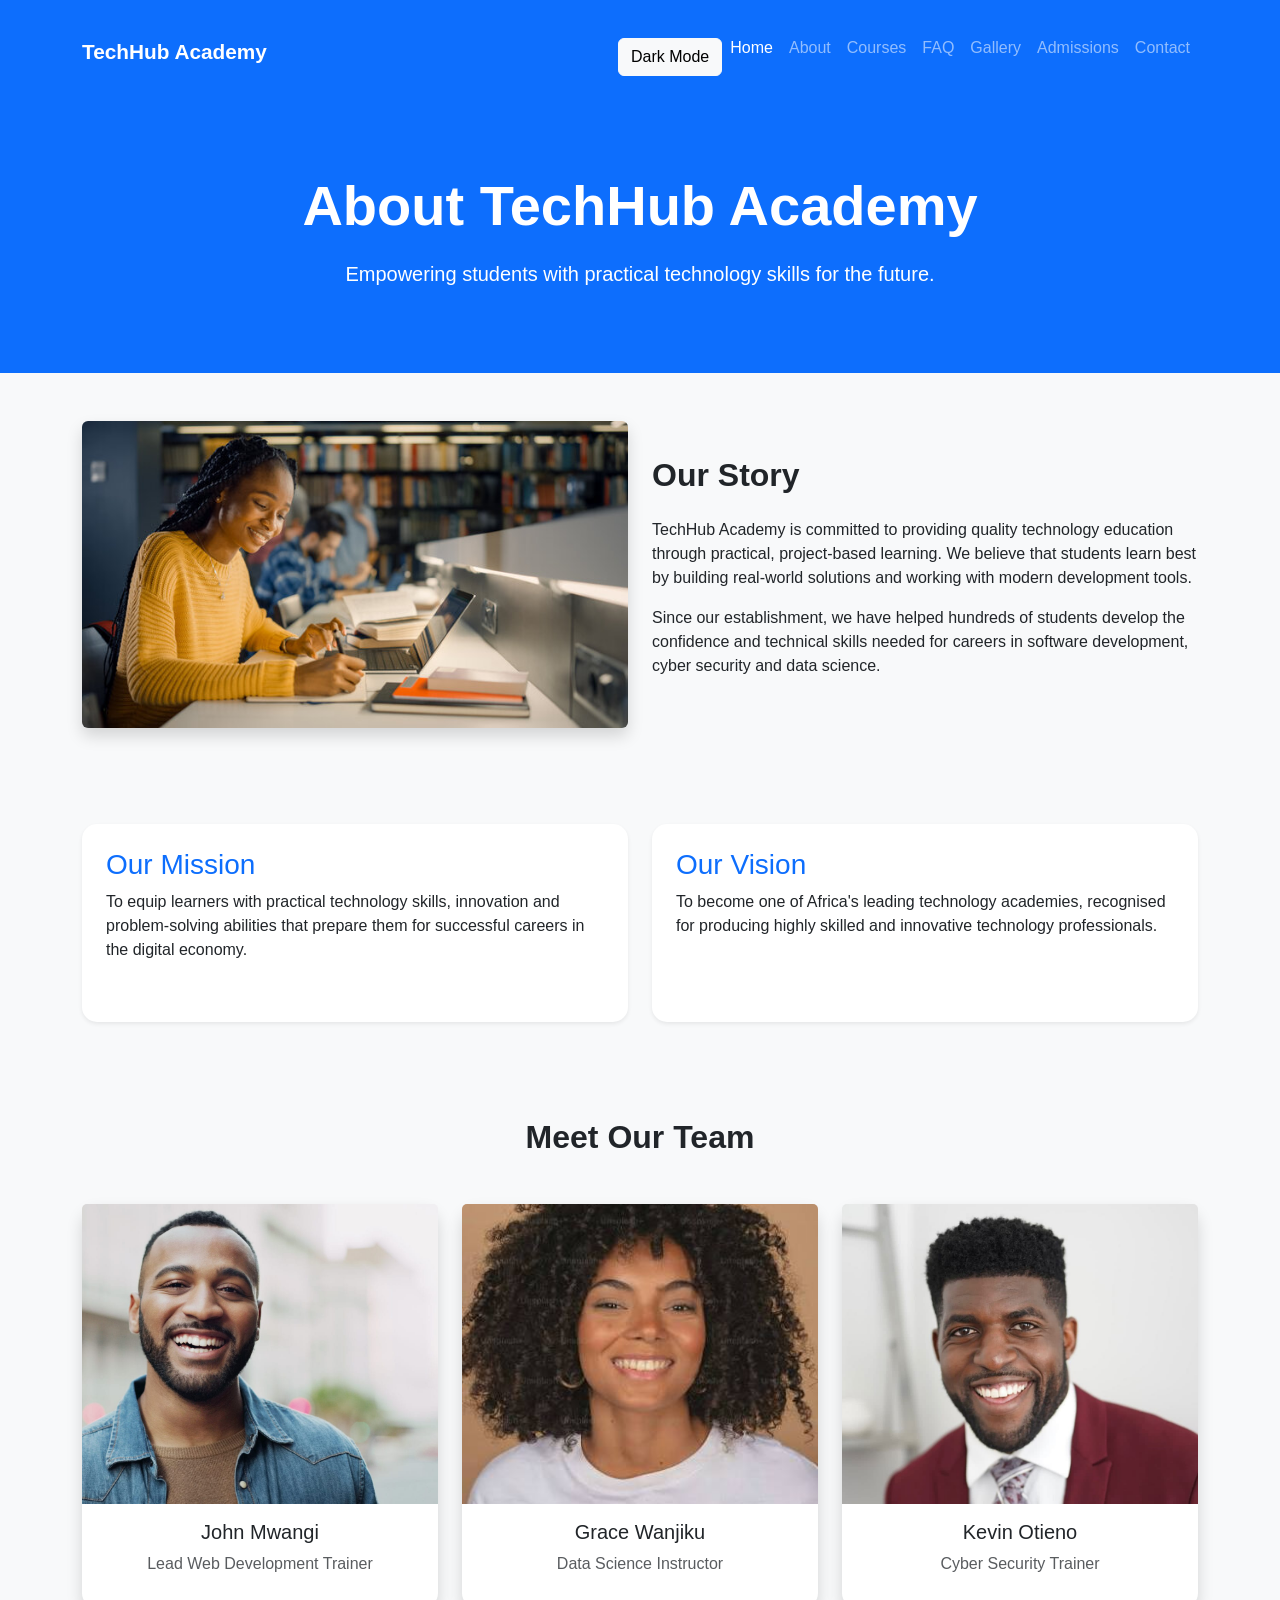
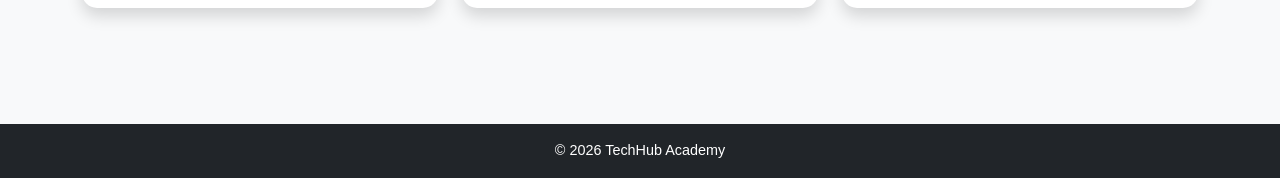
<file: about.html>
<!DOCTYPE html>
<html lang="en">
<head>
    <meta charset="UTF-8">
    <meta name="viewport" content="width=device-width, initial-scale=1.0">
    <title>About Us - TechHub Academy</title>

    <link href="https://cdn.jsdelivr.net/npm/bootstrap@5.3.3/dist/css/bootstrap.min.css" rel="stylesheet">

    <link rel="stylesheet"
href="https://cdn.jsdelivr.net/npm/bootstrap-icons@1.11.3/font/bootstrap-icons.min.css"> 
    <link rel="stylesheet" href="css/style.css">
</head>

<body>

<nav class="navbar navbar-expand-lg navbar-dark bg-primary">
  <div class="container">

    <a class="navbar-brand" href="index.html">
      TechHub Academy
    </a>

    <button class="navbar-toggler"
            type="button"
            data-bs-toggle="collapse"
            data-bs-target="#navbarNav">

      <span class="navbar-toggler-icon"></span>

    </button>

    <div class="collapse navbar-collapse" id="navbarNav">

     <ul class="navbar-nav ms-auto">

        <button
class="btn btn-light ms-3"
onclick="toggleDarkMode()">

Dark Mode

</button>
    <li class="nav-item">
        <a class="nav-link active" href="index.html">Home</a>
    </li>

    <li class="nav-item">
        <a class="nav-link" href="about.html">About</a>
    </li>

    <li class="nav-item">
        <a class="nav-link" href="courses.html">Courses</a>
    </li>

    <li class="nav-item">
        <a class="nav-link" href="faq.html">FAQ</a>
    </li>

    <li class="nav-item">
    <a class="nav-link" href="gallery.html">Gallery</a>
</li>

<li class="nav-item">
    <a class="nav-link" href="admission.html">Admissions</a>
</li>

    <li class="nav-item">
        <a class="nav-link" href="contact.html">Contact</a>
    </li>



        
      </ul>

    </div>

  </div>
</nav>


<!-- About Banner -->

<section class="py-5 bg-primary text-white">

    <div class="container text-center">

        <h1 class="display-4 fw-bold">
            About TechHub Academy
        </h1>

        <p class="lead">
            Empowering students with practical technology skills for the future.
        </p>

    </div>

</section>

<!-- Our Story -->

<section class="container py-5">

    <div class="row align-items-center">

        <div class="col-lg-6">

            <img src="images/about.jpg"
                 class="img-fluid rounded shadow"
                 alt="Students learning">

        </div>

        <div class="col-lg-6">

            <h2 class="fw-bold mb-4">
                Our Story
            </h2>

            <p>
                TechHub Academy is committed to providing quality technology
                education through practical, project-based learning.
                We believe that students learn best by building real-world
                solutions and working with modern development tools.
            </p>

            <p>
                Since our establishment, we have helped hundreds of students
                develop the confidence and technical skills needed for careers
                in software development, cyber security and data science.
            </p>

        </div>

    </div>

</section>

<!-- Mission and Vision -->

<section class="container py-5">

    <div class="row g-4">

        <div class="col-md-6">

            <div class="card p-4 shadow-sm h-100">

                <h3 class="text-primary">
                    Our Mission
                </h3>

                <p>
                    To equip learners with practical technology skills,
                    innovation and problem-solving abilities that prepare
                    them for successful careers in the digital economy.
                </p>

            </div>

        </div>

        <div class="col-md-6">

            <div class="card p-4 shadow-sm h-100">

                <h3 class="text-primary">
                    Our Vision
                </h3>

                <p>
                    To become one of Africa's leading technology academies,
                    recognised for producing highly skilled and innovative
                    technology professionals.
                </p>

            </div>

        </div>

    </div>

</section>


<section class="container py-5">

    <h2 class="text-center fw-bold mb-5">
        Meet Our Team
    </h2>

    <div class="row g-4">

        <div class="col-md-4">

            <div class="card shadow text-center">

                <img src="images/team1.jpg"
                     class="card-img-top">

                <div class="card-body">

                    <h5>John Mwangi</h5>

                    <p class="text-muted">
                        Lead Web Development Trainer
                    </p>

                </div>

            </div>

        </div>

        <div class="col-md-4">

            <div class="card shadow text-center">

                <img src="images/team2.jpg"
                     class="card-img-top">

                <div class="card-body">

                    <h5>Grace Wanjiku</h5>

                    <p class="text-muted">
                        Data Science Instructor
                    </p>

                </div>

            </div>

        </div>

        <div class="col-md-4">

            <div class="card shadow text-center">

                <img src="images/team3.jpg"
                     class="card-img-top">

                <div class="card-body">

                    <h5>Kevin Otieno</h5>

                    <p class="text-muted">
                        Cyber Security Trainer
                    </p>

                </div>

            </div>

        </div>

    </div>

</section>

<footer class="bg-dark text-white text-center p-3 mt-5">
    © 2026 TechHub Academy
</footer>

<script src="js/script.js"></script>

<script src="https://cdn.jsdelivr.net/npm/bootstrap@5.3.3/dist/js/bootstrap.bundle.min.js"></script>

</body>
</html>
</file>
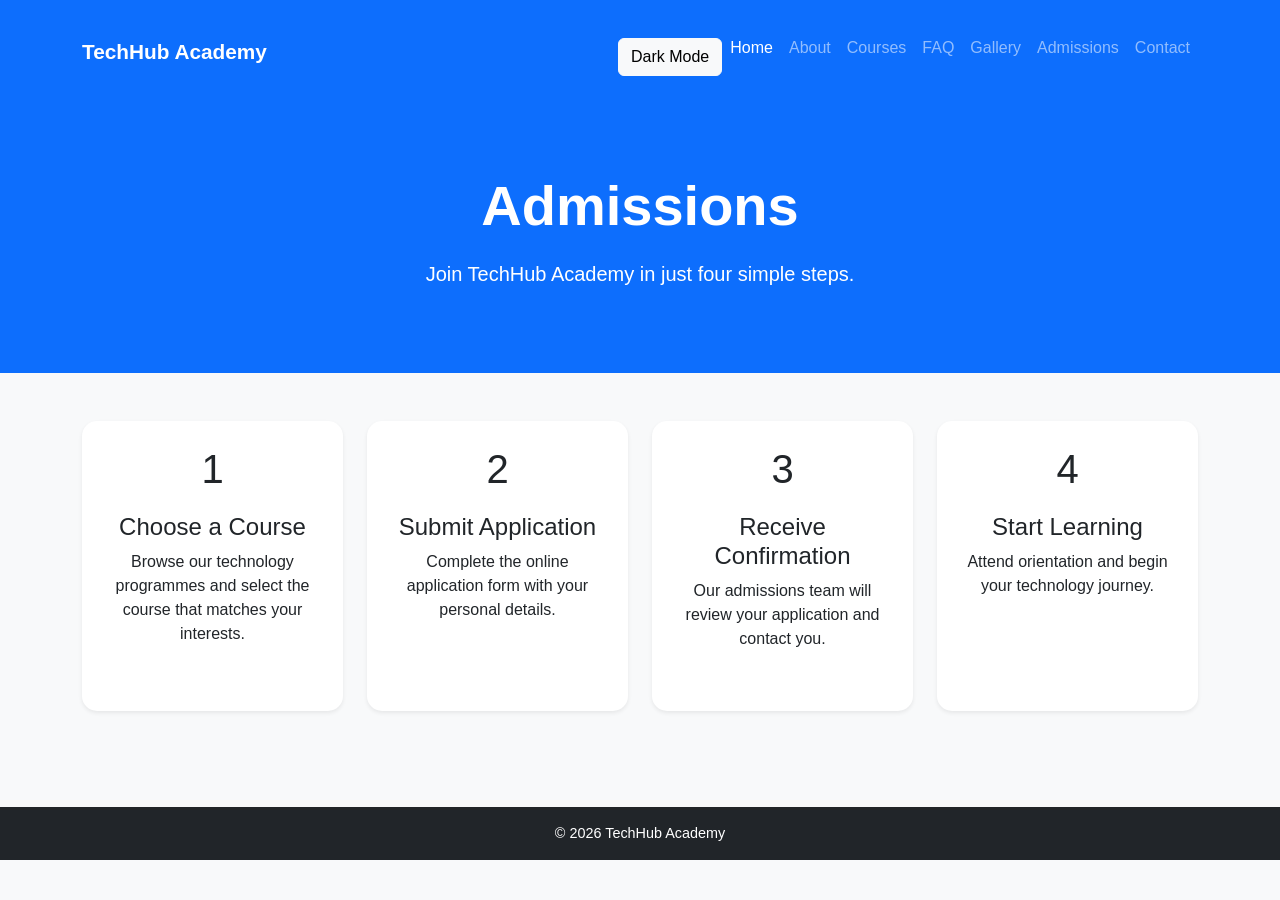
<file: admission.html>
<!DOCTYPE html>
<html lang="en">
<head>
    <meta charset="UTF-8">
    <meta name="viewport" content="width=device-width, initial-scale=1.0">
     <title>Admissions - TechHub Academy</title>

    <link href="https://cdn.jsdelivr.net/npm/bootstrap@5.3.3/dist/css/bootstrap.min.css" rel="stylesheet">

    <link rel="stylesheet"
href="https://cdn.jsdelivr.net/npm/bootstrap-icons@1.11.3/font/bootstrap-icons.min.css">
    <link rel="stylesheet" href="css/style.css">
</head>

<body>

<nav class="navbar navbar-expand-lg navbar-dark bg-primary">
  <div class="container">

    <a class="navbar-brand" href="index.html">
      TechHub Academy
    </a>

    <button class="navbar-toggler"
            type="button"
            data-bs-toggle="collapse"
            data-bs-target="#navbarNav">

      <span class="navbar-toggler-icon"></span>

    </button>

    <div class="collapse navbar-collapse" id="navbarNav">

     <ul class="navbar-nav ms-auto">

        <button
class="btn btn-light ms-3"
onclick="toggleDarkMode()">

Dark Mode

</button>
    <li class="nav-item">
        <a class="nav-link active" href="index.html">Home</a>
    </li>

    <li class="nav-item">
        <a class="nav-link" href="about.html">About</a>
    </li>

    <li class="nav-item">
        <a class="nav-link" href="courses.html">Courses</a>
    </li>

    <li class="nav-item">
        <a class="nav-link" href="faq.html">FAQ</a>
    </li>

    <li class="nav-item">
    <a class="nav-link" href="gallery.html">Gallery</a>
</li>

<li class="nav-item">
    <a class="nav-link" href="admission.html">Admissions</a>
</li>

    <li class="nav-item">
        <a class="nav-link" href="contact.html">Contact</a>
    </li>



        
      </ul>

    </div>

  </div>
</nav>

<!-- Admissions Banner -->

<section class="py-5 bg-primary text-white">

    <div class="container text-center">

        <h1 class="display-4 fw-bold">
            Admissions
        </h1>

        <p class="lead">
            Join TechHub Academy in just four simple steps.
        </p>

    </div>

</section>

<section class="container py-5">

    <div class="row g-4">

        <div class="col-md-3">

            <div class="card text-center p-4 shadow-sm h-100">

                <h1>1</h1>

                <h4>Choose a Course</h4>

                <p>
                    Browse our technology programmes and select the course that matches your interests.
                </p>

            </div>

        </div>

        <div class="col-md-3">

            <div class="card text-center p-4 shadow-sm h-100">

                <h1>2</h1>

                <h4>Submit Application</h4>

                <p>
                    Complete the online application form with your personal details.
                </p>

            </div>

        </div>

        <div class="col-md-3">

            <div class="card text-center p-4 shadow-sm h-100">

                <h1>3</h1>

                <h4>Receive Confirmation</h4>

                <p>
                    Our admissions team will review your application and contact you.
                </p>

            </div>

        </div>

        <div class="col-md-3">

            <div class="card text-center p-4 shadow-sm h-100">

                <h1>4</h1>

                <h4>Start Learning</h4>

                <p>
                    Attend orientation and begin your technology journey.
                </p>

            </div>

        </div>

    </div>

</section>

<footer class="bg-dark text-white text-center p-3 mt-5">
    © 2026 TechHub Academy
</footer>

<script src="js/script.js"></script>

<script src="https://cdn.jsdelivr.net/npm/bootstrap@5.3.3/dist/js/bootstrap.bundle.min.js"></script>

</body>
</html>
</file>
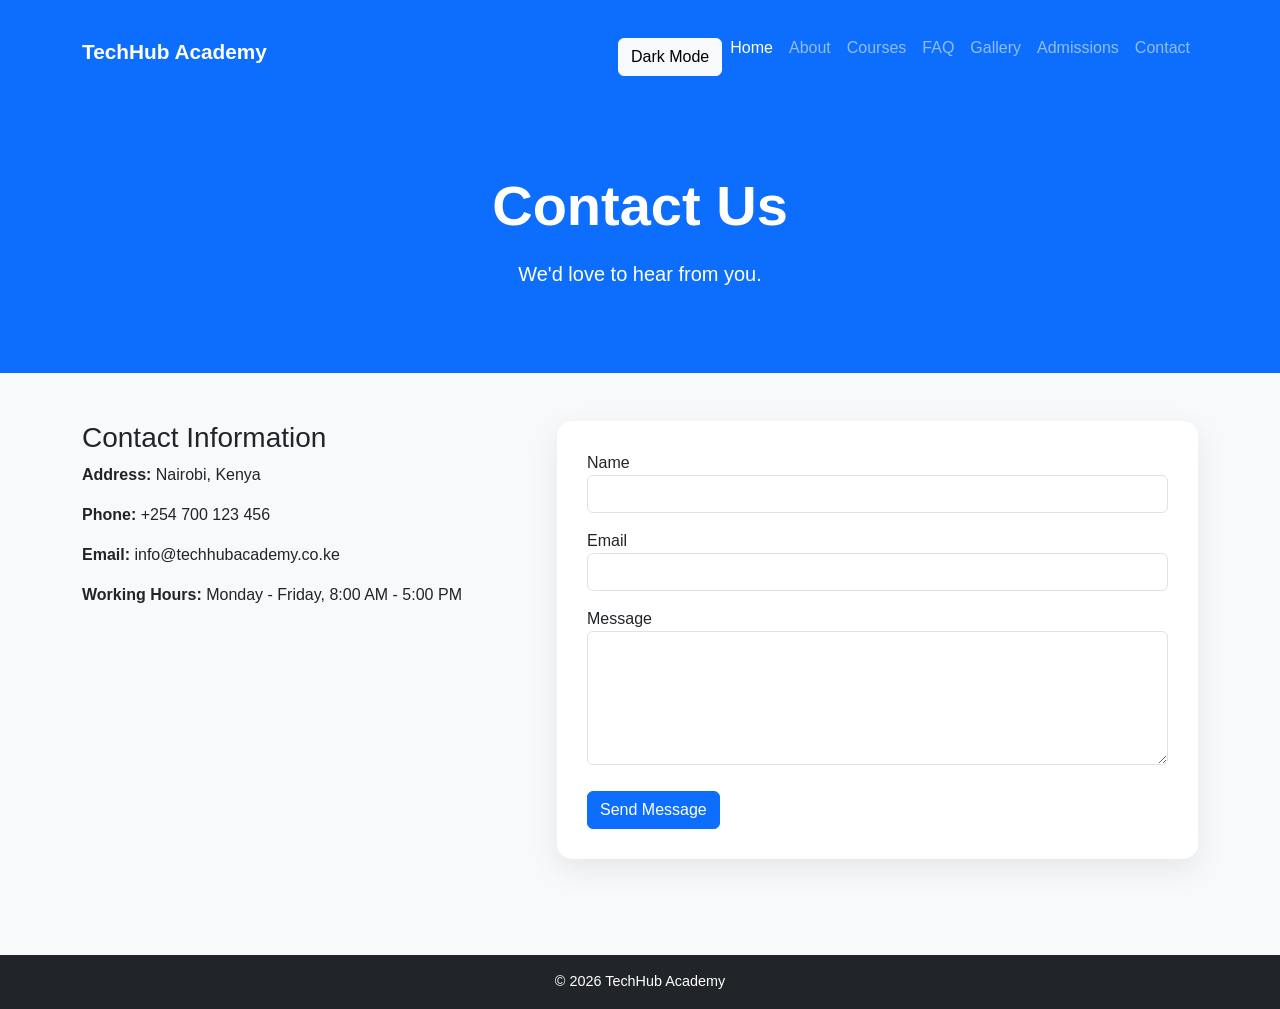
<file: contact.html>
<!DOCTYPE html>
<html lang="en">
<head>
    <meta charset="UTF-8">
    <meta name="viewport" content="width=device-width, initial-scale=1.0">
    <title>Contact Us - TechHub Academy</title>

    <link href="https://cdn.jsdelivr.net/npm/bootstrap@5.3.3/dist/css/bootstrap.min.css" rel="stylesheet">

    <link rel="stylesheet"
href="https://cdn.jsdelivr.net/npm/bootstrap-icons@1.11.3/font/bootstrap-icons.min.css">
    <link rel="stylesheet" href="css/style.css">
</head>

<body>

<nav class="navbar navbar-expand-lg navbar-dark bg-primary">
  <div class="container">

    <a class="navbar-brand" href="index.html">
      TechHub Academy
    </a>

    <button class="navbar-toggler"
            type="button"
            data-bs-toggle="collapse"
            data-bs-target="#navbarNav">

      <span class="navbar-toggler-icon"></span>

    </button>

    <div class="collapse navbar-collapse" id="navbarNav">

     <ul class="navbar-nav ms-auto">

        <button
class="btn btn-light ms-3"
onclick="toggleDarkMode()">

Dark Mode

</button>
    <li class="nav-item">
        <a class="nav-link active" href="index.html">Home</a>
    </li>

    <li class="nav-item">
        <a class="nav-link" href="about.html">About</a>
    </li>

    <li class="nav-item">
        <a class="nav-link" href="courses.html">Courses</a>
    </li>

    <li class="nav-item">
        <a class="nav-link" href="faq.html">FAQ</a>
    </li>

    <li class="nav-item">
    <a class="nav-link" href="gallery.html">Gallery</a>
</li>

<li class="nav-item">
    <a class="nav-link" href="admission.html">Admissions</a>
</li>

    <li class="nav-item">
        <a class="nav-link" href="contact.html">Contact</a>
    </li>



        
      </ul>

    </div>

  </div>
</nav>

<section class="py-5 bg-primary text-white">

<div class="container text-center">

<h1 class="display-4 fw-bold">

Contact Us

</h1>

<p class="lead">

We'd love to hear from you.

</p>

</div>

</section>

<section class="container py-5">

<div class="row">

<div class="col-lg-5">

<h3>Contact Information</h3>

<p><strong>Address:</strong> Nairobi, Kenya</p>

<p><strong>Phone:</strong> +254 700 123 456</p>

<p><strong>Email:</strong> info@techhubacademy.co.ke</p>

<p><strong>Working Hours:</strong> Monday - Friday, 8:00 AM - 5:00 PM</p>

</div>

<div class="col-lg-7">

<form onsubmit="return validateForm()">

<div class="mb-3">

<label>Name</label>

<input id="name" class="form-control" type="text">

</div>

<div class="mb-3">

<label>Email</label>

<input id="email" class="form-control" type="email">

</div>

<div class="mb-3">

<label>Message</label>

<textarea class="form-control" rows="5"></textarea>

</div>

<button class="btn btn-primary">

Send Message

</button>

</form>

</div>

</div>

</section>

<footer class="bg-dark text-white text-center p-3 mt-5">
    © 2026 TechHub Academy
</footer> 

<script src="js/script.js"></script>

<script src="https://cdn.jsdelivr.net/npm/bootstrap@5.3.3/dist/js/bootstrap.bundle.min.js"></script>

</body>
</html>
</file>
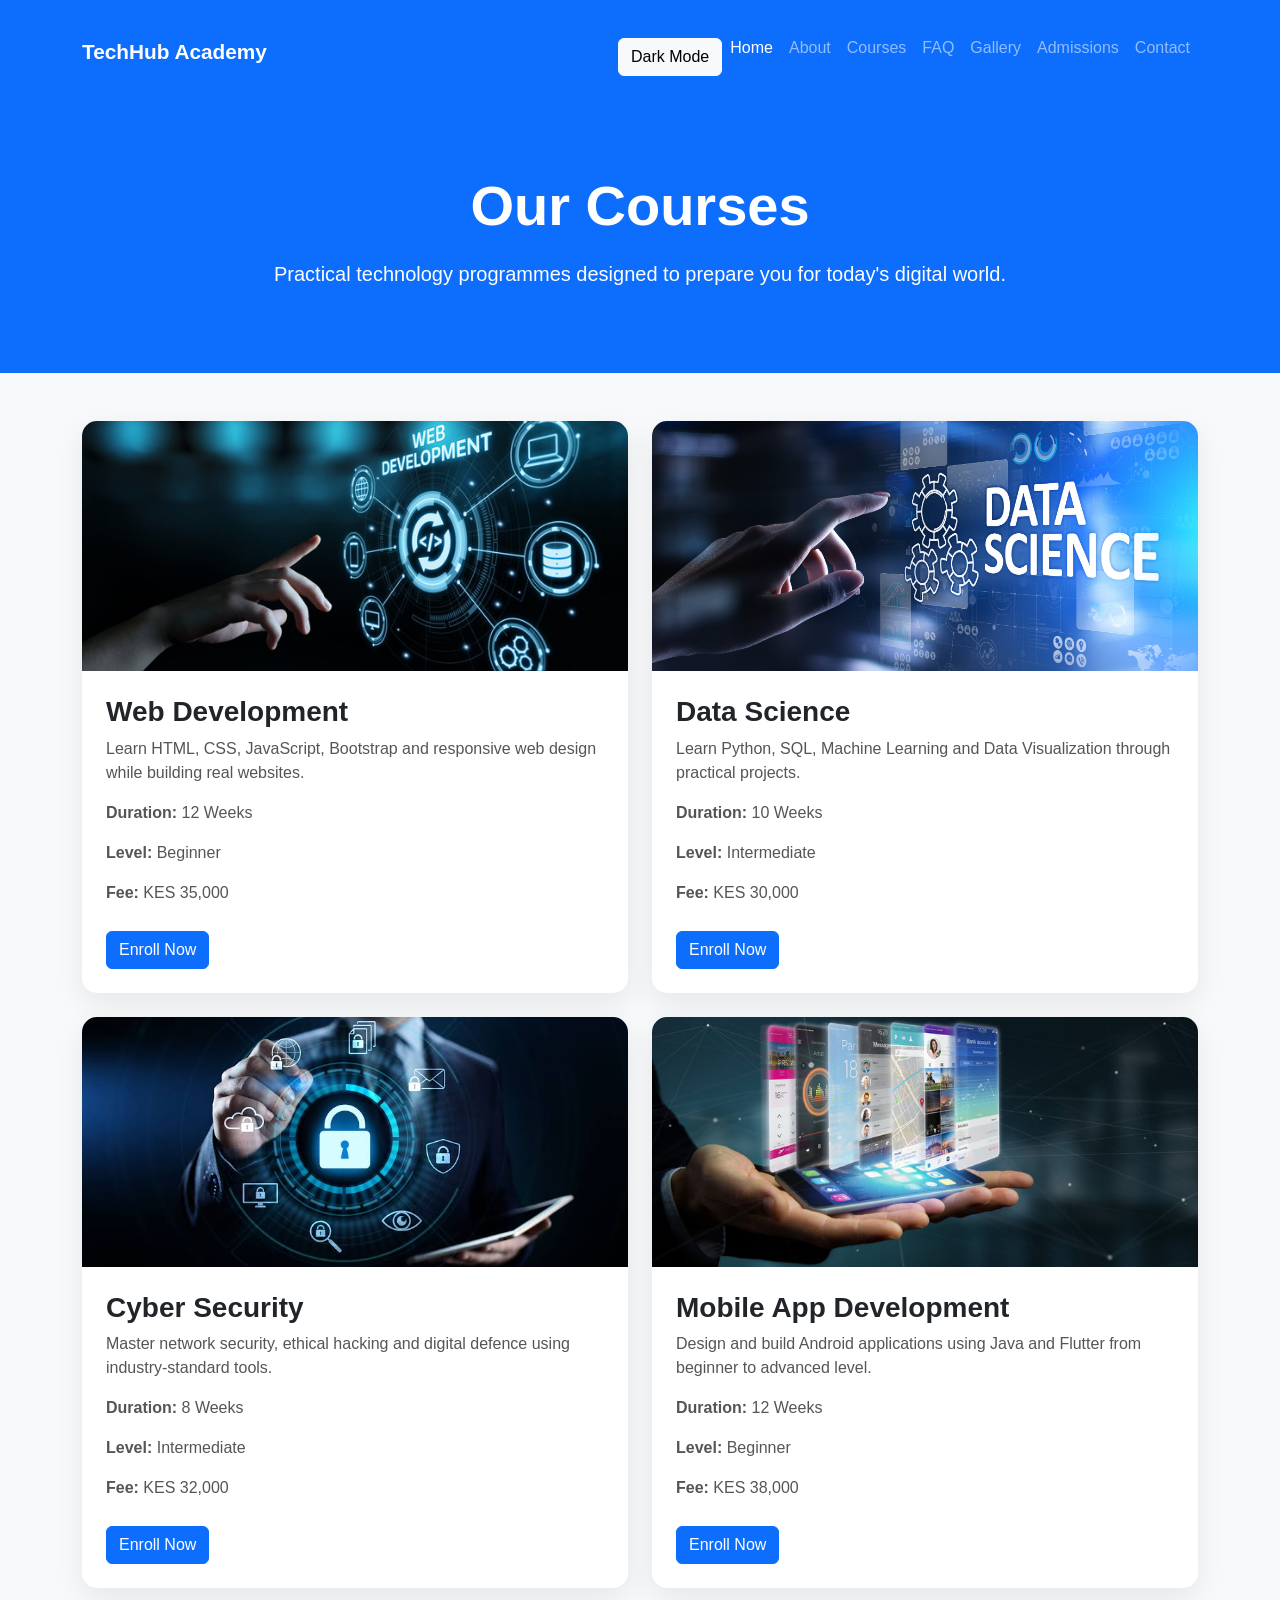
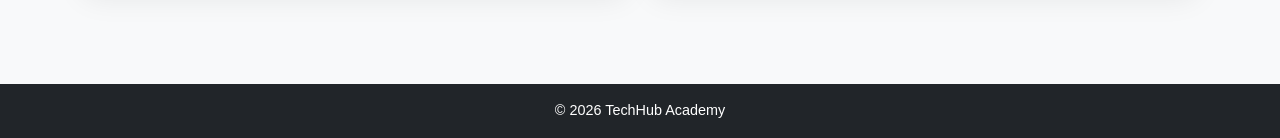
<file: courses.html>
<!DOCTYPE html>
<html lang="en">
<head>
    <meta charset="UTF-8">
    <meta name="viewport" content="width=device-width, initial-scale=1.0">
    <title>Courses - TechHub Academy</title>

    <link href="https://cdn.jsdelivr.net/npm/bootstrap@5.3.3/dist/css/bootstrap.min.css" rel="stylesheet">

    <link rel="stylesheet"
href="https://cdn.jsdelivr.net/npm/bootstrap-icons@1.11.3/font/bootstrap-icons.min.css">
    <link rel="stylesheet" href="css/style.css">
</head>

<body>

<nav class="navbar navbar-expand-lg navbar-dark bg-primary">
  <div class="container">

    <a class="navbar-brand" href="index.html">
      TechHub Academy
    </a>

    <button class="navbar-toggler"
            type="button"
            data-bs-toggle="collapse"
            data-bs-target="#navbarNav">

      <span class="navbar-toggler-icon"></span>

    </button>

    <div class="collapse navbar-collapse" id="navbarNav">

     <ul class="navbar-nav ms-auto">

        <button
class="btn btn-light ms-3"
onclick="toggleDarkMode()">

Dark Mode

</button>
    <li class="nav-item">
        <a class="nav-link active" href="index.html">Home</a>
    </li>

    <li class="nav-item">
        <a class="nav-link" href="about.html">About</a>
    </li>

    <li class="nav-item">
        <a class="nav-link" href="courses.html">Courses</a>
    </li>

    <li class="nav-item">
        <a class="nav-link" href="faq.html">FAQ</a>
    </li>

    <li class="nav-item">
    <a class="nav-link" href="gallery.html">Gallery</a>
</li>

<li class="nav-item">
    <a class="nav-link" href="admission.html">Admissions</a>
</li> 

    <li class="nav-item">
        <a class="nav-link" href="contact.html">Contact</a>
    </li>



        
      </ul>

    </div>

  </div>
</nav>

<section class="py-5 bg-primary text-white">

    <div class="container text-center">

        <h1 class="display-4 fw-bold">
            Our Courses
        </h1>

        <p class="lead">
            Practical technology programmes designed to prepare you for today's digital world.
        </p>

    </div>

</section>

<section class="container py-5">

    <div class="row g-4">

        <!-- Web Development -->

        <div class="col-lg-6">

            <div class="course-card">

                <img src="images/web.jpg" class="img-fluid">

                <div class="p-4">

                    <h3>Web Development</h3>

                    <p>
                        Learn HTML, CSS, JavaScript, Bootstrap and responsive web design
                        while building real websites.
                    </p>

                    <p><strong>Duration:</strong> 12 Weeks</p>

                    <p><strong>Level:</strong> Beginner</p>

                    <p><strong>Fee:</strong> KES 35,000</p>

                    <a href="contact.html" class="btn btn-primary">
                        Enroll Now
                    </a>

                </div>

            </div>

        </div>

        <!-- Data Science -->

        <div class="col-lg-6">

            <div class="course-card">

                <img src="images/data.jpg" class="img-fluid">

                <div class="p-4">

                    <h3>Data Science</h3>

                    <p>
                        Learn Python, SQL, Machine Learning and Data Visualization
                        through practical projects.
                    </p>

                    <p><strong>Duration:</strong> 10 Weeks</p>

                    <p><strong>Level:</strong> Intermediate</p>

                    <p><strong>Fee:</strong> KES 30,000</p>

                    <a href="contact.html" class="btn btn-primary">
                        Enroll Now
                    </a>

                </div>

            </div>

        </div>

        <!-- Cyber Security -->

        <div class="col-lg-6">

            <div class="course-card">

                <img src="images/cyber.jpg" class="img-fluid">

                <div class="p-4">

                    <h3>Cyber Security</h3>

                    <p>
                        Master network security, ethical hacking and digital defence
                        using industry-standard tools.
                    </p>

                    <p><strong>Duration:</strong> 8 Weeks</p>

                    <p><strong>Level:</strong> Intermediate</p>

                    <p><strong>Fee:</strong> KES 32,000</p>

                    <a href="contact.html" class="btn btn-primary">
                        Enroll Now
                    </a>

                </div>

            </div>

        </div>

        <!-- Mobile App Development -->

        <div class="col-lg-6">

            <div class="course-card">

                <img src="images/mobile.jpg" class="img-fluid">

                <div class="p-4">

                    <h3>Mobile App Development</h3>

                    <p>
                        Design and build Android applications using Java and Flutter
                        from beginner to advanced level.
                    </p>

                    <p><strong>Duration:</strong> 12 Weeks</p>

                    <p><strong>Level:</strong> Beginner</p>

                    <p><strong>Fee:</strong> KES 38,000</p>

                    <a href="contact.html" class="btn btn-primary">
                        Enroll Now
                    </a>

                </div>

            </div>

        </div>

    </div>

</section>

<footer class="bg-dark text-white text-center p-3 mt-5">
    © 2026 TechHub Academy
</footer>

<script src="js/script.js"></script>

<script src="https://cdn.jsdelivr.net/npm/bootstrap@5.3.3/dist/js/bootstrap.bundle.min.js"></script>

</body>
</html>
</file>
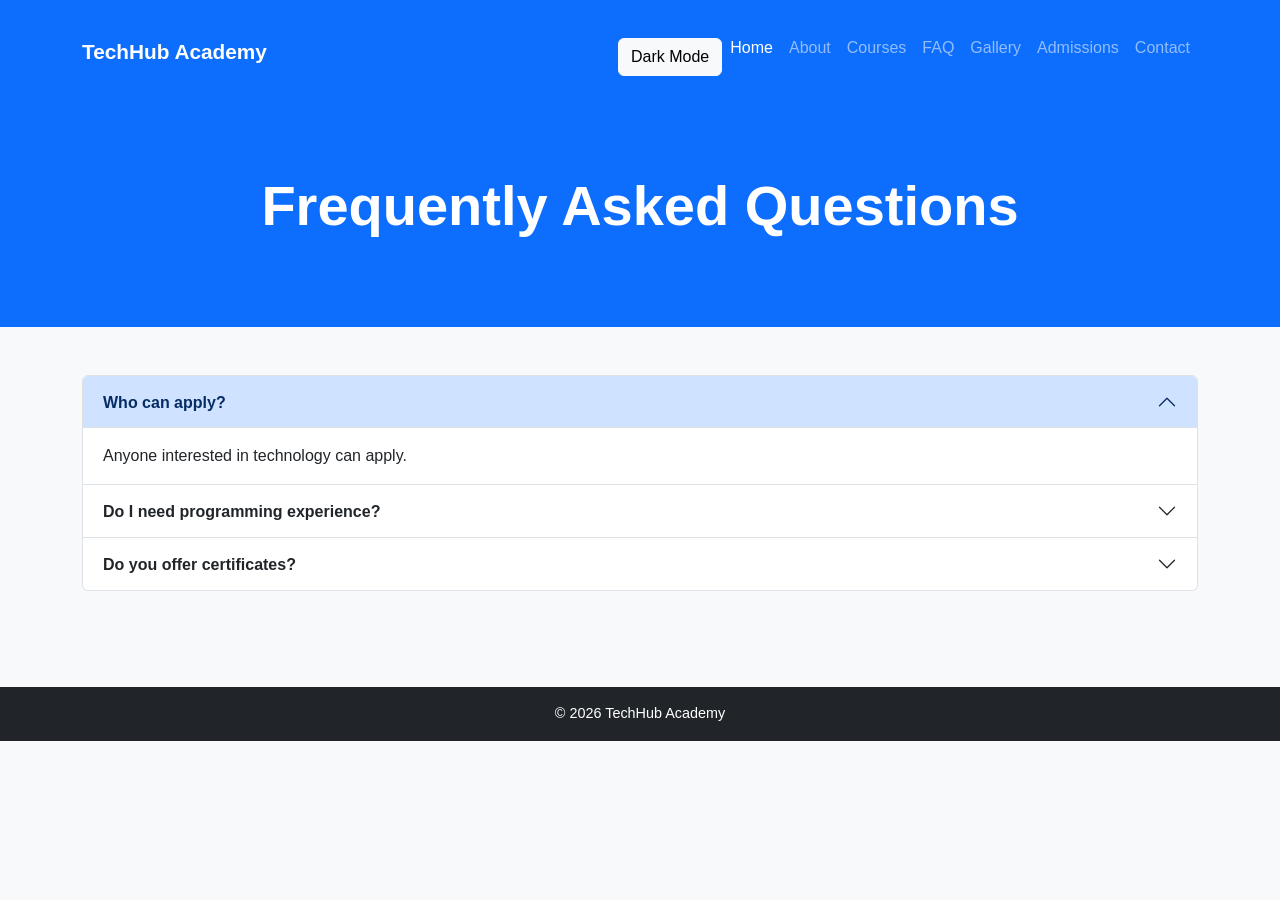
<file: faq.html>
<!DOCTYPE html>
<html lang="en">
<head>
    <meta charset="UTF-8">
    <meta name="viewport" content="width=device-width, initial-scale=1.0">
    <title>FAQ - TechHub Academy</title>

    <link href="https://cdn.jsdelivr.net/npm/bootstrap@5.3.3/dist/css/bootstrap.min.css" rel="stylesheet">
 <link rel="stylesheet"
href="https://cdn.jsdelivr.net/npm/bootstrap-icons@1.11.3/font/bootstrap-icons.min.css">
    <link rel="stylesheet" href="css/style.css">
</head>

<body>

<nav class="navbar navbar-expand-lg navbar-dark bg-primary">
  <div class="container">

    <a class="navbar-brand" href="index.html">
      TechHub Academy
    </a>

    <button class="navbar-toggler"
            type="button"
            data-bs-toggle="collapse"
            data-bs-target="#navbarNav">

      <span class="navbar-toggler-icon"></span>

    </button>

    <div class="collapse navbar-collapse" id="navbarNav">

     <ul class="navbar-nav ms-auto">

        <button
class="btn btn-light ms-3"
onclick="toggleDarkMode()">

Dark Mode

</button>
    <li class="nav-item">
        <a class="nav-link active" href="index.html">Home</a>
    </li>

    <li class="nav-item">
        <a class="nav-link" href="about.html">About</a>
    </li>

    <li class="nav-item">
        <a class="nav-link" href="courses.html">Courses</a>
    </li>

    <li class="nav-item">
        <a class="nav-link" href="faq.html">FAQ</a>
    </li>

    <li class="nav-item">
    <a class="nav-link" href="gallery.html">Gallery</a>
</li>

<li class="nav-item">
    <a class="nav-link" href="admission.html">Admissions</a>
</li> 

    <li class="nav-item">
        <a class="nav-link" href="contact.html">Contact</a>
    </li>



        
      </ul>

    </div>

  </div>
</nav>


<section class="py-5 bg-primary text-white">

    <div class="container text-center">

        <h1 class="display-4 fw-bold">
            Frequently Asked Questions
        </h1>

    </div>

</section>

<section class="container py-5">

<div class="accordion" id="faqAccordion">

<div class="accordion-item">

<h2 class="accordion-header">

<button class="accordion-button" data-bs-toggle="collapse" data-bs-target="#one">

Who can apply?

</button>

</h2>

<div id="one" class="accordion-collapse collapse show">

<div class="accordion-body">

Anyone interested in technology can apply.

</div>

</div>

</div>

<div class="accordion-item">

<h2 class="accordion-header">

<button class="accordion-button collapsed" data-bs-toggle="collapse" data-bs-target="#two">

Do I need programming experience?

</button>

</h2>

<div id="two" class="accordion-collapse collapse">

<div class="accordion-body">

No. Beginner courses require no prior experience.

</div>

</div>

</div>

<div class="accordion-item">

<h2 class="accordion-header">

<button class="accordion-button collapsed" data-bs-toggle="collapse" data-bs-target="#three">

Do you offer certificates?

</button>

</h2>

<div id="three" class="accordion-collapse collapse">

<div class="accordion-body">

Yes. Certificates are awarded after successful completion.

</div>

</div>

</div>

</div>

</section>
<footer class="bg-dark text-white text-center p-3 mt-5">
    © 2026 TechHub Academy
</footer>

<script src="js/script.js"></script>

<script src="https://cdn.jsdelivr.net/npm/bootstrap@5.3.3/dist/js/bootstrap.bundle.min.js"></script>

</body>
</html>
</file>
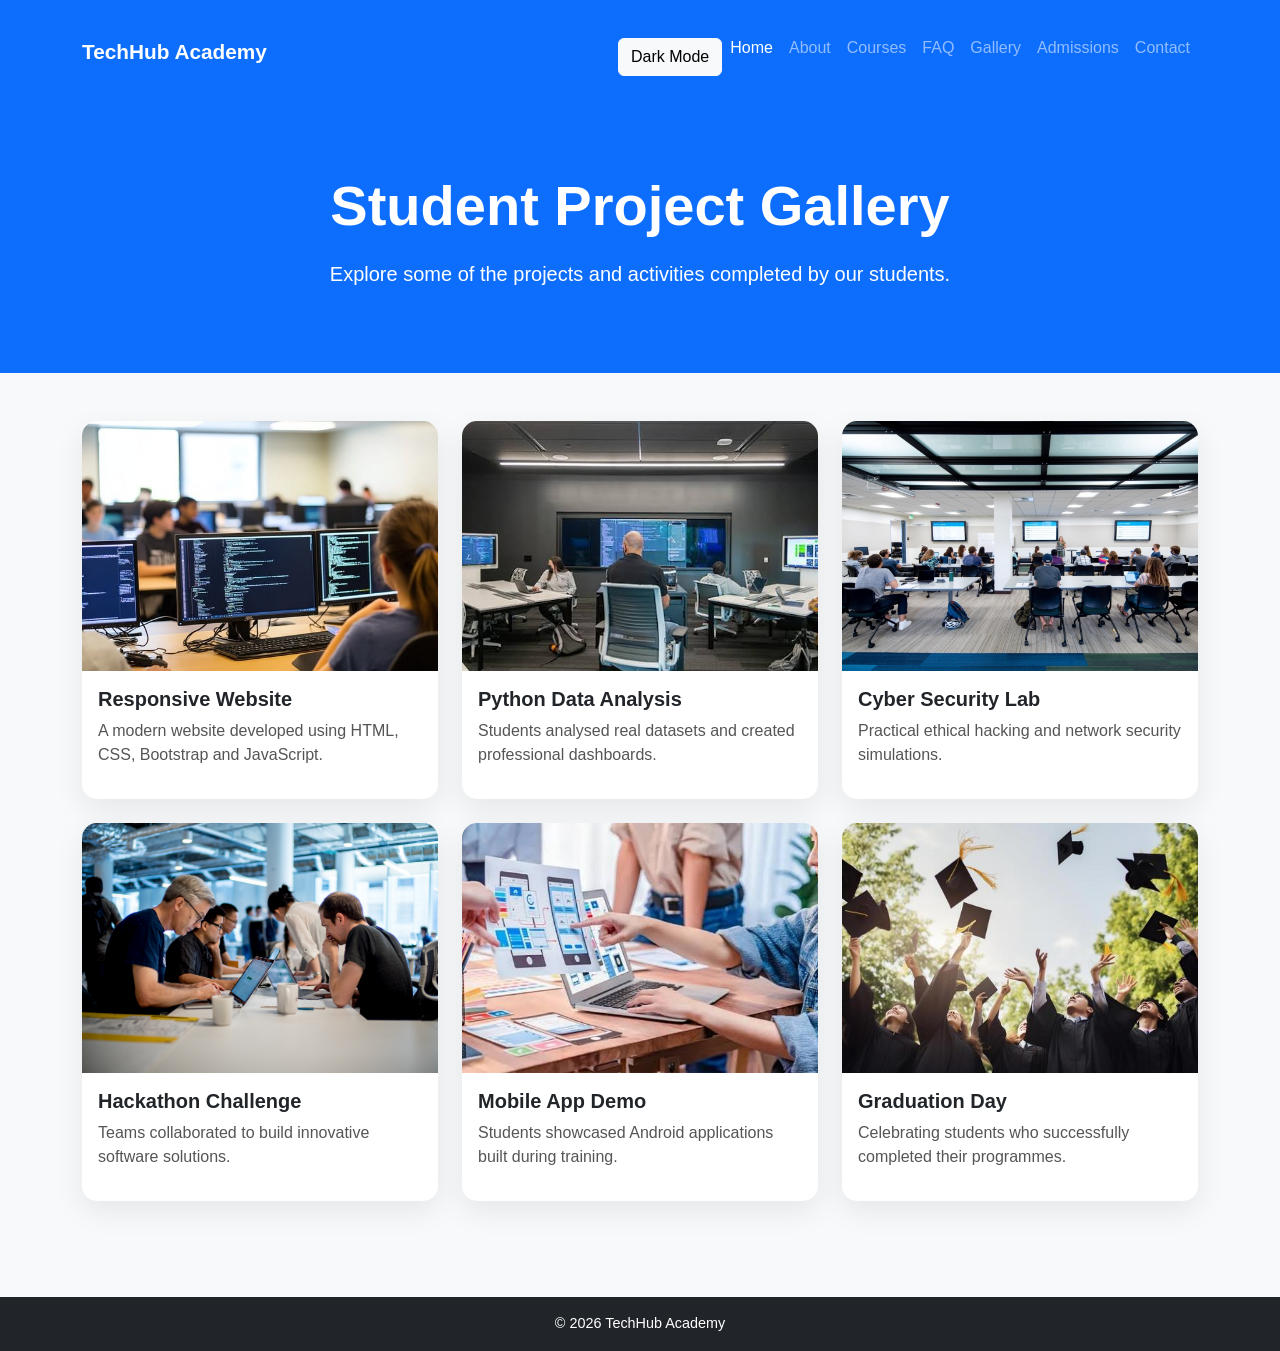
<file: gallery.html>
<!DOCTYPE html>
<html lang="en">
<head>
    <meta charset="UTF-8">
    <meta name="viewport" content="width=device-width, initial-scale=1.0">
    <title>Gallery - TechHub Academy</title>

    <link href="https://cdn.jsdelivr.net/npm/bootstrap@5.3.3/dist/css/bootstrap.min.css" rel="stylesheet">

    <link rel="stylesheet"
href="https://cdn.jsdelivr.net/npm/bootstrap-icons@1.11.3/font/bootstrap-icons.min.css">
    <link rel="stylesheet" href="css/style.css">
</head>

<body>

<nav class="navbar navbar-expand-lg navbar-dark bg-primary">
  <div class="container">

    <a class="navbar-brand" href="index.html">
      TechHub Academy
    </a>

    <button class="navbar-toggler"
            type="button"
            data-bs-toggle="collapse"
            data-bs-target="#navbarNav">

      <span class="navbar-toggler-icon"></span>

    </button>

    <div class="collapse navbar-collapse" id="navbarNav">

     <ul class="navbar-nav ms-auto">

        <button
class="btn btn-light ms-3"
onclick="toggleDarkMode()">

Dark Mode

</button>
    <li class="nav-item">
        <a class="nav-link active" href="index.html">Home</a>
    </li>

    <li class="nav-item">
        <a class="nav-link" href="about.html">About</a>
    </li>

    <li class="nav-item">
        <a class="nav-link" href="courses.html">Courses</a>
    </li>

    <li class="nav-item">
        <a class="nav-link" href="faq.html">FAQ</a>
    </li>

    <li class="nav-item">
    <a class="nav-link" href="gallery.html">Gallery</a>
</li>

<li class="nav-item">
    <a class="nav-link" href="admission.html">Admissions</a>
</li>

    <li class="nav-item">
        <a class="nav-link" href="contact.html">Contact</a>
    </li>



        
      </ul>

    </div>

  </div>
</nav>

<!-- Gallery Banner -->

<section class="py-5 bg-primary text-white">

    <div class="container text-center">

        <h1 class="display-4 fw-bold">
            Student Project Gallery
        </h1>

        <p class="lead">
            Explore some of the projects and activities completed by our students.
        </p>

    </div>

</section>


<section class="container py-5">

    <div class="row g-4">

        <div class="col-lg-4 col-md-6">

            <div class="gallery-card">

                <img src="images/gallery1.jpg" class="img-fluid" alt="Project">

                <div class="p-3">

                    <h5>Responsive Website</h5>

                    <p>
                        A modern website developed using HTML, CSS, Bootstrap and JavaScript.
                    </p>

                </div>

            </div>

        </div>

        <div class="col-lg-4 col-md-6">

            <div class="gallery-card">

                <img src="images/gallery2.jpg" class="img-fluid" alt="Project">

                <div class="p-3">

                    <h5>Python Data Analysis</h5>

                    <p>
                        Students analysed real datasets and created professional dashboards.
                    </p>

                </div>

            </div>

        </div>

        <div class="col-lg-4 col-md-6">

            <div class="gallery-card">

                <img src="images/gallery3.jpg" class="img-fluid" alt="Project">

                <div class="p-3">

                    <h5>Cyber Security Lab</h5>

                    <p>
                        Practical ethical hacking and network security simulations.
                    </p>

                </div>

            </div>

        </div>

        <div class="col-lg-4 col-md-6">

            <div class="gallery-card">

                <img src="images/gallery4.jpg" class="img-fluid" alt="Project">

                <div class="p-3">

                    <h5>Hackathon Challenge</h5>

                    <p>
                        Teams collaborated to build innovative software solutions.
                    </p>

                </div>

            </div>

        </div>

        <div class="col-lg-4 col-md-6">

            <div class="gallery-card">

                <img src="images/gallery5.jpg" class="img-fluid" alt="Project">

                <div class="p-3">

                    <h5>Mobile App Demo</h5>

                    <p>
                        Students showcased Android applications built during training.
                    </p>

                </div>

            </div>

        </div>

        <div class="col-lg-4 col-md-6">

            <div class="gallery-card">

                <img src="images/gallery6.jpg" class="img-fluid" alt="Project">

                <div class="p-3">

                    <h5>Graduation Day</h5>

                    <p>
                        Celebrating students who successfully completed their programmes.
                    </p>

                </div>

            </div>

        </div>

    </div>

</section>

<footer class="bg-dark text-white text-center p-3 mt-5">
    © 2026 TechHub Academy
</footer>

<script src="js/script.js"></script>

<script src="https://cdn.jsdelivr.net/npm/bootstrap@5.3.3/dist/js/bootstrap.bundle.min.js"></script>

</body>
</html>
</file>
<file: css/style.css>
body{
    font-family: Arial, sans-serif;
    background:#f8f9fa;
    margin:0;
    padding:0;
    transition:background .3s,color .3s;
}

.container{
    padding-top:20px;
    padding-bottom:20px;
}

h1,h2{
    margin-bottom:20px;
}

img{
    max-width:100%;
    height:auto;
}

.btn{
    margin-top:10px;
    transition:.3s;
}

.navbar-brand{
    font-weight:bold;
    font-size:1.3rem;
}

footer{
    background:#212529;
    color:white;
    text-align:center;
    padding:20px;
    font-size:.9rem;
}



.hero{

    background:
    linear-gradient(rgba(4,18,40,.72),rgba(4,18,40,.72)),
    url("../images/hero.jpg");

    background-size:cover;
    background-position:center;

    min-height:600px;

    display:flex;
    align-items:center;

    color:white;

}

.hero-overlay{

    width:100%;
    padding:100px 0;

}

.hero-small{

    color:#2d8cff;
    font-weight:700;
    letter-spacing:2px;

}

.hero h1{

    font-size:3.8rem;
    font-weight:700;

}

.hero span{

    color:#2d8cff;

}

.hero-text{

    font-size:1.2rem;
    line-height:1.8;
    margin-bottom:35px;

}

.hero .btn{

    padding:14px 30px;
    border-radius:10px;

}



.feature-card{

    background:white;
    padding:35px 25px;
    border-radius:15px;
    box-shadow:0 10px 30px rgba(0,0,0,.08);
    transition:.3s;
    height:100%;
    text-align:center;

}

.feature-card:hover{

    transform:translateY(-10px);
    box-shadow:0 20px 40px rgba(0,0,0,.15);

}

.feature-icon{

    font-size:3rem;
    color:#0d6efd;
    margin-bottom:20px;

}

.feature-card h3{

    color:#0d6efd;
    font-weight:700;

}

.feature-card h5{

    margin:10px 0;
    font-weight:600;
    color:#212529;

}

.feature-card p{

    color:#555;

}


.testimonial-card{

    background:white;
    padding:30px;
    border-radius:15px;
    text-align:center;
    box-shadow:0 10px 30px rgba(0,0,0,.08);
    transition:.3s;
    height:100%;

}

.testimonial-card:hover{

    transform:translateY(-8px);

}

.testimonial-img{

    width:100px;
    height:100px;
    border-radius:50%;
    object-fit:cover;
    margin-bottom:20px;
    border:4px solid #0d6efd;

}



.course-card{

    background:white;
    border-radius:15px;
    overflow:hidden;
    box-shadow:0 10px 30px rgba(0,0,0,.08);
    transition:.3s;
    height:100%;

}

.course-card:hover{

    transform:translateY(-8px);

}

.course-card img{

    width:100%;
    height:250px;
    object-fit:cover;

}

.course-card h3{

    font-weight:700;

}

.course-card p{

    color:#555;

}



.gallery-card{

    background:white;
    border-radius:15px;
    overflow:hidden;
    box-shadow:0 10px 30px rgba(0,0,0,.08);
    transition:.3s;
    height:100%;

}

.gallery-card:hover{

    transform:translateY(-8px);

}

.gallery-card img{

    width:100%;
    height:250px;
    object-fit:cover;

}

.gallery-card h5{

    font-weight:700;
    color:#212529;

}

.gallery-card p{

    color:#555;

}



.card{

    border:none;
    border-radius:15px;
    margin-bottom:20px;
    transition:.3s;

}

.card:hover{

    transform:translateY(-6px);
    box-shadow:0 20px 40px rgba(0,0,0,.15);

}
.card img{

    width:100%;

    height:300px;

    object-fit:cover;

    object-position:center;

    display:block;

}


form{

    background:white;
    padding:30px;
    border-radius:15px;
    box-shadow:0 10px 30px rgba(0,0,0,.08);

}

.accordion-button{

    font-weight:600;

}


body.dark-mode{

    background:#212529;
    color:white;

}

body.dark-mode footer{

    background:black;

}

body.dark-mode .feature-card,
body.dark-mode .testimonial-card,
body.dark-mode .course-card,
body.dark-mode .gallery-card,
body.dark-mode .card{

    background:#343a40;
    color:white;

}

body.dark-mode .feature-card h3{

    color:#4ea3ff;

}

body.dark-mode .feature-card h5,
body.dark-mode .feature-card p,
body.dark-mode .testimonial-card h5,
body.dark-mode .testimonial-card p,
body.dark-mode .testimonial-card small,
body.dark-mode .course-card h3,
body.dark-mode .course-card p,
body.dark-mode .gallery-card h5,
body.dark-mode .gallery-card p,
body.dark-mode .card p,
body.dark-mode .card h1,
body.dark-mode .card h2,
body.dark-mode .card h3,
body.dark-mode .card h4,
body.dark-mode .card h5{

    color:white !important;

}

body.dark-mode .text-muted{

    color:#d0d0d0 !important;

}

body.dark-mode form{

    background:#343a40;

}

body.dark-mode form label{

    color:white;

}

body.dark-mode input,
body.dark-mode textarea{

    background:#495057;
    color:white;
    border:1px solid #6c757d;

}

body.dark-mode input::placeholder,
body.dark-mode textarea::placeholder{

    color:#ced4da;

}
```
</file>
